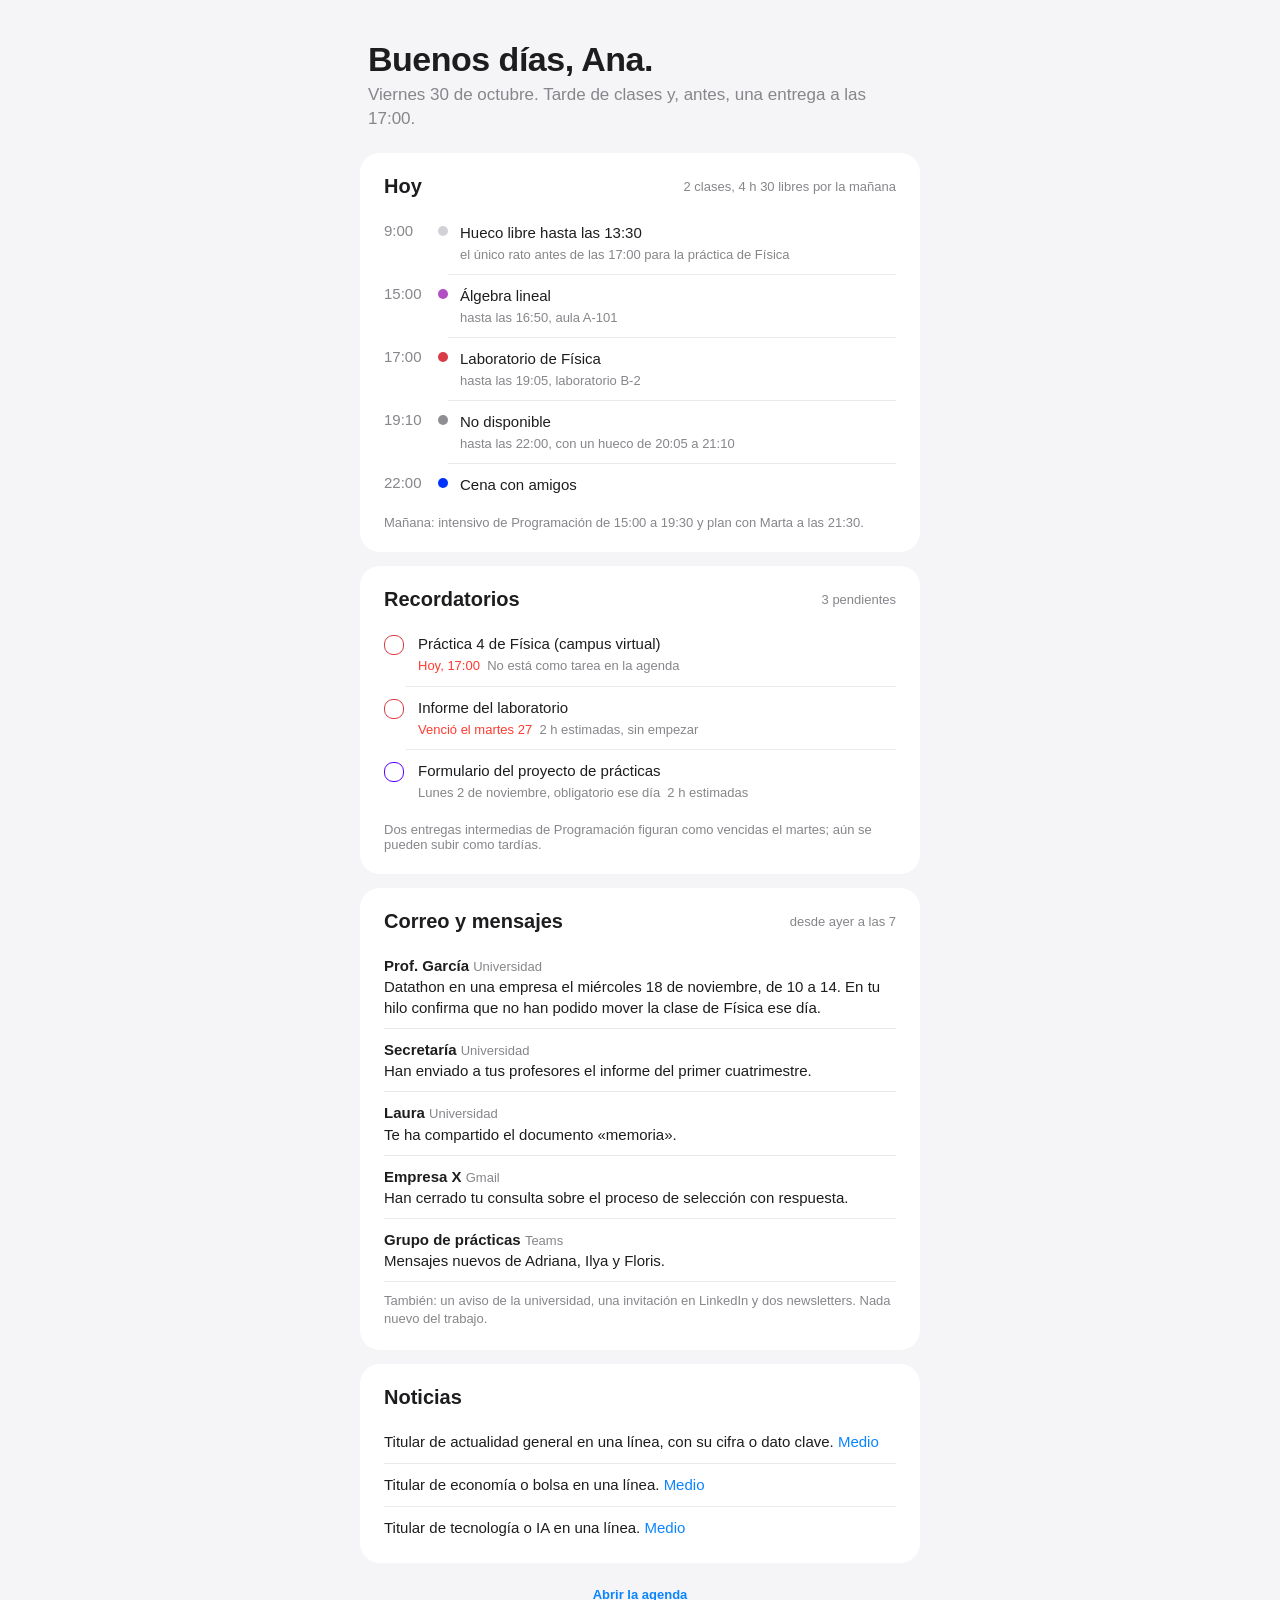
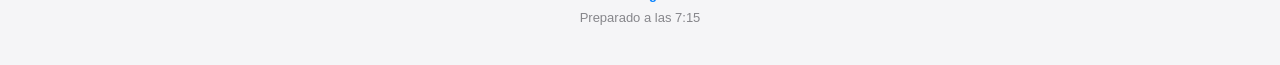
<file: email/plantilla-matinal.html>
<!doctype html>
<html lang="es">
<head>
<meta charset="utf-8">
<meta name="viewport" content="width=device-width,initial-scale=1">
<title>Viernes 30 de octubre</title>
<!--
  Plantilla del correo matinal (estética Apple). EJEMPLO COMPLETO con datos ficticios de un día:
  la tarea programada replica esta estructura y estos estilos con los datos del día.

  Reglas de estilo (no cambiar):
  - Lienzo gris claro #F5F5F7, tarjetas blancas con esquinas de 20px, SIN bordes ni sombras. Texto #1D1D1F, secundario #86868B,
    separadores #E8E8ED. El único azul es el de los enlaces (#0A84FF). Los colores de asignatura aparecen solo como puntos de 10px.
  - Tipografía del sistema: -apple-system, BlinkMacSystemFont, 'SF Pro Text', 'Segoe UI', 'Helvetica Neue', Helvetica, Arial.
    Titular 34px semibold con tracking -0.5px; títulos de tarjeta 20px semibold; cuerpo 15px; secundario 13px. Frases en minúscula
    inicial (sentence case); nunca MAYÚSCULAS ni etiquetas encima de los títulos.
  - IMPORTANTE para Gmail: usar siempre background-color (nunca el atajo background) y, en celdas, también bgcolor.
    Todo con tablas y estilos inline. Nada de degradados, emojis, iconos genéricos ni «·» para unir metadatos.
  - Orden: saludo y fecha · Hoy (como un widget de Calendario) · Recordatorios · Correo y mensajes (como filas de Mail) · Noticias · pie.
  Los puntos de color usan el color de cada asignatura (campo color de subjects).
-->
</head>
<body style="margin:0;padding:0;background-color:#F5F5F7;" bgcolor="#F5F5F7">
<table role="presentation" width="100%" cellpadding="0" cellspacing="0" bgcolor="#F5F5F7" style="background-color:#F5F5F7;">
<tr><td align="center" style="padding:32px 14px 40px 14px;">
<table role="presentation" width="560" cellpadding="0" cellspacing="0" style="max-width:560px;width:100%;">

  <!-- Saludo -->
  <tr><td style="padding:8px 8px 22px 8px;font-family:-apple-system,BlinkMacSystemFont,'SF Pro Text','Segoe UI','Helvetica Neue',Helvetica,Arial,sans-serif;">
    <div style="font-size:34px;line-height:1.15;font-weight:600;letter-spacing:-0.5px;color:#1D1D1F;">Buenos días, Ana.</div>
    <div style="font-size:17px;line-height:1.4;color:#86868B;margin-top:4px;">Viernes 30 de octubre. Tarde de clases y, antes, una entrega a las 17:00.</div>
  </td></tr>

  <!-- Hoy -->
  <tr><td style="padding:0 0 14px 0;">
    <table role="presentation" width="100%" cellpadding="0" cellspacing="0" bgcolor="#FFFFFF" style="background-color:#FFFFFF;border-radius:20px;">
    <tr><td style="padding:22px 24px 10px 24px;font-family:-apple-system,BlinkMacSystemFont,'SF Pro Text','Segoe UI','Helvetica Neue',Helvetica,Arial,sans-serif;">
      <table role="presentation" width="100%" cellpadding="0" cellspacing="0"><tr>
        <td style="font-size:20px;font-weight:600;color:#1D1D1F;">Hoy</td>
        <td align="right" style="font-size:13px;color:#86868B;">2 clases, 4 h 30 libres por la mañana</td>
      </tr></table>
      <table role="presentation" width="100%" cellpadding="0" cellspacing="0" style="margin-top:14px;">
        <tr>
          <td width="54" valign="top" style="padding:10px 0;font-size:15px;color:#86868B;">9:00</td>
          <td width="10" valign="top" style="padding:14px 0 0 0;"><div style="width:10px;height:10px;border-radius:5px;background-color:#D1D1D6;"></div></td>
          <td valign="top" style="padding:10px 0 10px 12px;border-bottom:1px solid #E8E8ED;font-size:15px;line-height:1.4;color:#1D1D1F;">Hueco libre hasta las 13:30<br><span style="font-size:13px;color:#86868B;">el único rato antes de las 17:00 para la práctica de Física</span></td>
        </tr>
        <tr>
          <td valign="top" style="padding:10px 0;font-size:15px;color:#86868B;">15:00</td>
          <td valign="top" style="padding:14px 0 0 0;"><div style="width:10px;height:10px;border-radius:5px;background-color:#B24FC4;"></div></td>
          <td valign="top" style="padding:10px 0 10px 12px;border-bottom:1px solid #E8E8ED;font-size:15px;line-height:1.4;color:#1D1D1F;">Álgebra lineal<br><span style="font-size:13px;color:#86868B;">hasta las 16:50, aula A-101</span></td>
        </tr>
        <tr>
          <td valign="top" style="padding:10px 0;font-size:15px;color:#86868B;">17:00</td>
          <td valign="top" style="padding:14px 0 0 0;"><div style="width:10px;height:10px;border-radius:5px;background-color:#D93B47;"></div></td>
          <td valign="top" style="padding:10px 0 10px 12px;border-bottom:1px solid #E8E8ED;font-size:15px;line-height:1.4;color:#1D1D1F;">Laboratorio de Física<br><span style="font-size:13px;color:#86868B;">hasta las 19:05, laboratorio B-2</span></td>
        </tr>
        <tr>
          <td valign="top" style="padding:10px 0;font-size:15px;color:#86868B;">19:10</td>
          <td valign="top" style="padding:14px 0 0 0;"><div style="width:10px;height:10px;border-radius:5px;background-color:#8E8E93;"></div></td>
          <td valign="top" style="padding:10px 0 10px 12px;border-bottom:1px solid #E8E8ED;font-size:15px;line-height:1.4;color:#1D1D1F;">No disponible<br><span style="font-size:13px;color:#86868B;">hasta las 22:00, con un hueco de 20:05 a 21:10</span></td>
        </tr>
        <tr>
          <td valign="top" style="padding:10px 0;font-size:15px;color:#86868B;">22:00</td>
          <td valign="top" style="padding:14px 0 0 0;"><div style="width:10px;height:10px;border-radius:5px;background-color:#0033ff;"></div></td>
          <td valign="top" style="padding:10px 0 10px 12px;font-size:15px;line-height:1.4;color:#1D1D1F;">Cena con amigos</td>
        </tr>
      </table>
      <div style="font-size:13px;color:#86868B;padding:10px 0 12px 0;">Mañana: intensivo de Programación de 15:00 a 19:30 y plan con Marta a las 21:30.</div>
    </td></tr>
    </table>
  </td></tr>

  <!-- Recordatorios -->
  <tr><td style="padding:0 0 14px 0;">
    <table role="presentation" width="100%" cellpadding="0" cellspacing="0" bgcolor="#FFFFFF" style="background-color:#FFFFFF;border-radius:20px;">
    <tr><td style="padding:22px 24px 12px 24px;font-family:-apple-system,BlinkMacSystemFont,'SF Pro Text','Segoe UI','Helvetica Neue',Helvetica,Arial,sans-serif;">
      <table role="presentation" width="100%" cellpadding="0" cellspacing="0"><tr>
        <td style="font-size:20px;font-weight:600;color:#1D1D1F;">Recordatorios</td>
        <td align="right" style="font-size:13px;color:#86868B;">3 pendientes</td>
      </tr></table>
      <table role="presentation" width="100%" cellpadding="0" cellspacing="0" style="margin-top:12px;">
        <tr>
          <td width="22" valign="top" style="padding:12px 0;"><div style="width:18px;height:18px;border-radius:9px;border:1.5px solid #D93B47;"></div></td>
          <td valign="top" style="padding:10px 0 10px 12px;border-bottom:1px solid #E8E8ED;font-size:15px;line-height:1.4;color:#1D1D1F;">Práctica 4 de Física (campus virtual)<br><span style="font-size:13px;color:#FF3B30;">Hoy, 17:00</span><span style="font-size:13px;color:#86868B;"> &nbsp;No está como tarea en la agenda</span></td>
        </tr>
        <tr>
          <td valign="top" style="padding:12px 0;"><div style="width:18px;height:18px;border-radius:9px;border:1.5px solid #D93B47;"></div></td>
          <td valign="top" style="padding:10px 0 10px 12px;border-bottom:1px solid #E8E8ED;font-size:15px;line-height:1.4;color:#1D1D1F;">Informe del laboratorio<br><span style="font-size:13px;color:#FF3B30;">Venció el martes 27</span><span style="font-size:13px;color:#86868B;"> &nbsp;2 h estimadas, sin empezar</span></td>
        </tr>
        <tr>
          <td valign="top" style="padding:12px 0;"><div style="width:18px;height:18px;border-radius:9px;border:1.5px solid #5900ff;"></div></td>
          <td valign="top" style="padding:10px 0 10px 12px;font-size:15px;line-height:1.4;color:#1D1D1F;">Formulario del proyecto de prácticas<br><span style="font-size:13px;color:#86868B;">Lunes 2 de noviembre, obligatorio ese día &nbsp;2 h estimadas</span></td>
        </tr>
      </table>
      <div style="font-size:13px;color:#86868B;padding:10px 0 10px 0;">Dos entregas intermedias de Programación figuran como vencidas el martes; aún se pueden subir como tardías.</div>
    </td></tr>
    </table>
  </td></tr>

  <!-- Correo y mensajes -->
  <tr><td style="padding:0 0 14px 0;">
    <table role="presentation" width="100%" cellpadding="0" cellspacing="0" bgcolor="#FFFFFF" style="background-color:#FFFFFF;border-radius:20px;">
    <tr><td style="padding:22px 24px 12px 24px;font-family:-apple-system,BlinkMacSystemFont,'SF Pro Text','Segoe UI','Helvetica Neue',Helvetica,Arial,sans-serif;">
      <table role="presentation" width="100%" cellpadding="0" cellspacing="0"><tr>
        <td style="font-size:20px;font-weight:600;color:#1D1D1F;">Correo y mensajes</td>
        <td align="right" style="font-size:13px;color:#86868B;">desde ayer a las 7</td>
      </tr></table>
      <table role="presentation" width="100%" cellpadding="0" cellspacing="0" style="margin-top:12px;">
        <tr><td style="padding:10px 0;border-bottom:1px solid #E8E8ED;font-size:15px;line-height:1.4;color:#1D1D1F;"><b style="font-weight:600;">Prof. García</b> <span style="color:#86868B;font-size:13px;">Universidad</span><br>Datathon en una empresa el miércoles 18 de noviembre, de 10 a 14. En tu hilo confirma que no han podido mover la clase de Física ese día.</td></tr>
        <tr><td style="padding:10px 0;border-bottom:1px solid #E8E8ED;font-size:15px;line-height:1.4;color:#1D1D1F;"><b style="font-weight:600;">Secretaría</b> <span style="color:#86868B;font-size:13px;">Universidad</span><br>Han enviado a tus profesores el informe del primer cuatrimestre.</td></tr>
        <tr><td style="padding:10px 0;border-bottom:1px solid #E8E8ED;font-size:15px;line-height:1.4;color:#1D1D1F;"><b style="font-weight:600;">Laura</b> <span style="color:#86868B;font-size:13px;">Universidad</span><br>Te ha compartido el documento «memoria».</td></tr>
        <tr><td style="padding:10px 0;border-bottom:1px solid #E8E8ED;font-size:15px;line-height:1.4;color:#1D1D1F;"><b style="font-weight:600;">Empresa X</b> <span style="color:#86868B;font-size:13px;">Gmail</span><br>Han cerrado tu consulta sobre el proceso de selección con respuesta.</td></tr>
        <tr><td style="padding:10px 0;border-bottom:1px solid #E8E8ED;font-size:15px;line-height:1.4;color:#1D1D1F;"><b style="font-weight:600;">Grupo de prácticas</b> <span style="color:#86868B;font-size:13px;">Teams</span><br>Mensajes nuevos de Adriana, Ilya y Floris.</td></tr>
        <tr><td style="padding:10px 0;font-size:13px;line-height:1.4;color:#86868B;">También: un aviso de la universidad, una invitación en LinkedIn y dos newsletters. Nada nuevo del trabajo.</td></tr>
      </table>
    </td></tr>
    </table>
  </td></tr>

  <!-- Noticias -->
  <tr><td style="padding:0 0 14px 0;">
    <table role="presentation" width="100%" cellpadding="0" cellspacing="0" bgcolor="#FFFFFF" style="background-color:#FFFFFF;border-radius:20px;">
    <tr><td style="padding:22px 24px 14px 24px;font-family:-apple-system,BlinkMacSystemFont,'SF Pro Text','Segoe UI','Helvetica Neue',Helvetica,Arial,sans-serif;">
      <div style="font-size:20px;font-weight:600;color:#1D1D1F;">Noticias</div>
      <table role="presentation" width="100%" cellpadding="0" cellspacing="0" style="margin-top:12px;">
        <tr><td style="padding:10px 0;border-bottom:1px solid #E8E8ED;font-size:15px;line-height:1.45;color:#1D1D1F;">Titular de actualidad general en una línea, con su cifra o dato clave. <a href="#" style="color:#0A84FF;text-decoration:none;">Medio</a></td></tr>
        <tr><td style="padding:10px 0;border-bottom:1px solid #E8E8ED;font-size:15px;line-height:1.45;color:#1D1D1F;">Titular de economía o bolsa en una línea. <a href="#" style="color:#0A84FF;text-decoration:none;">Medio</a></td></tr>
        <tr><td style="padding:10px 0;font-size:15px;line-height:1.45;color:#1D1D1F;">Titular de tecnología o IA en una línea. <a href="#" style="color:#0A84FF;text-decoration:none;">Medio</a></td></tr>
      </table>
    </td></tr>
    </table>
  </td></tr>

  <!-- Pie -->
  <tr><td align="center" style="padding:10px 8px 0 8px;font-family:-apple-system,BlinkMacSystemFont,'SF Pro Text','Segoe UI','Helvetica Neue',Helvetica,Arial,sans-serif;font-size:13px;color:#86868B;">
    <a href="#" style="color:#0A84FF;text-decoration:none;font-weight:600;">Abrir la agenda</a>
    <div style="margin-top:8px;">Preparado a las 7:15</div>
  </td></tr>
</table>
</td></tr>
</table>
</body>
</html>
</file>
